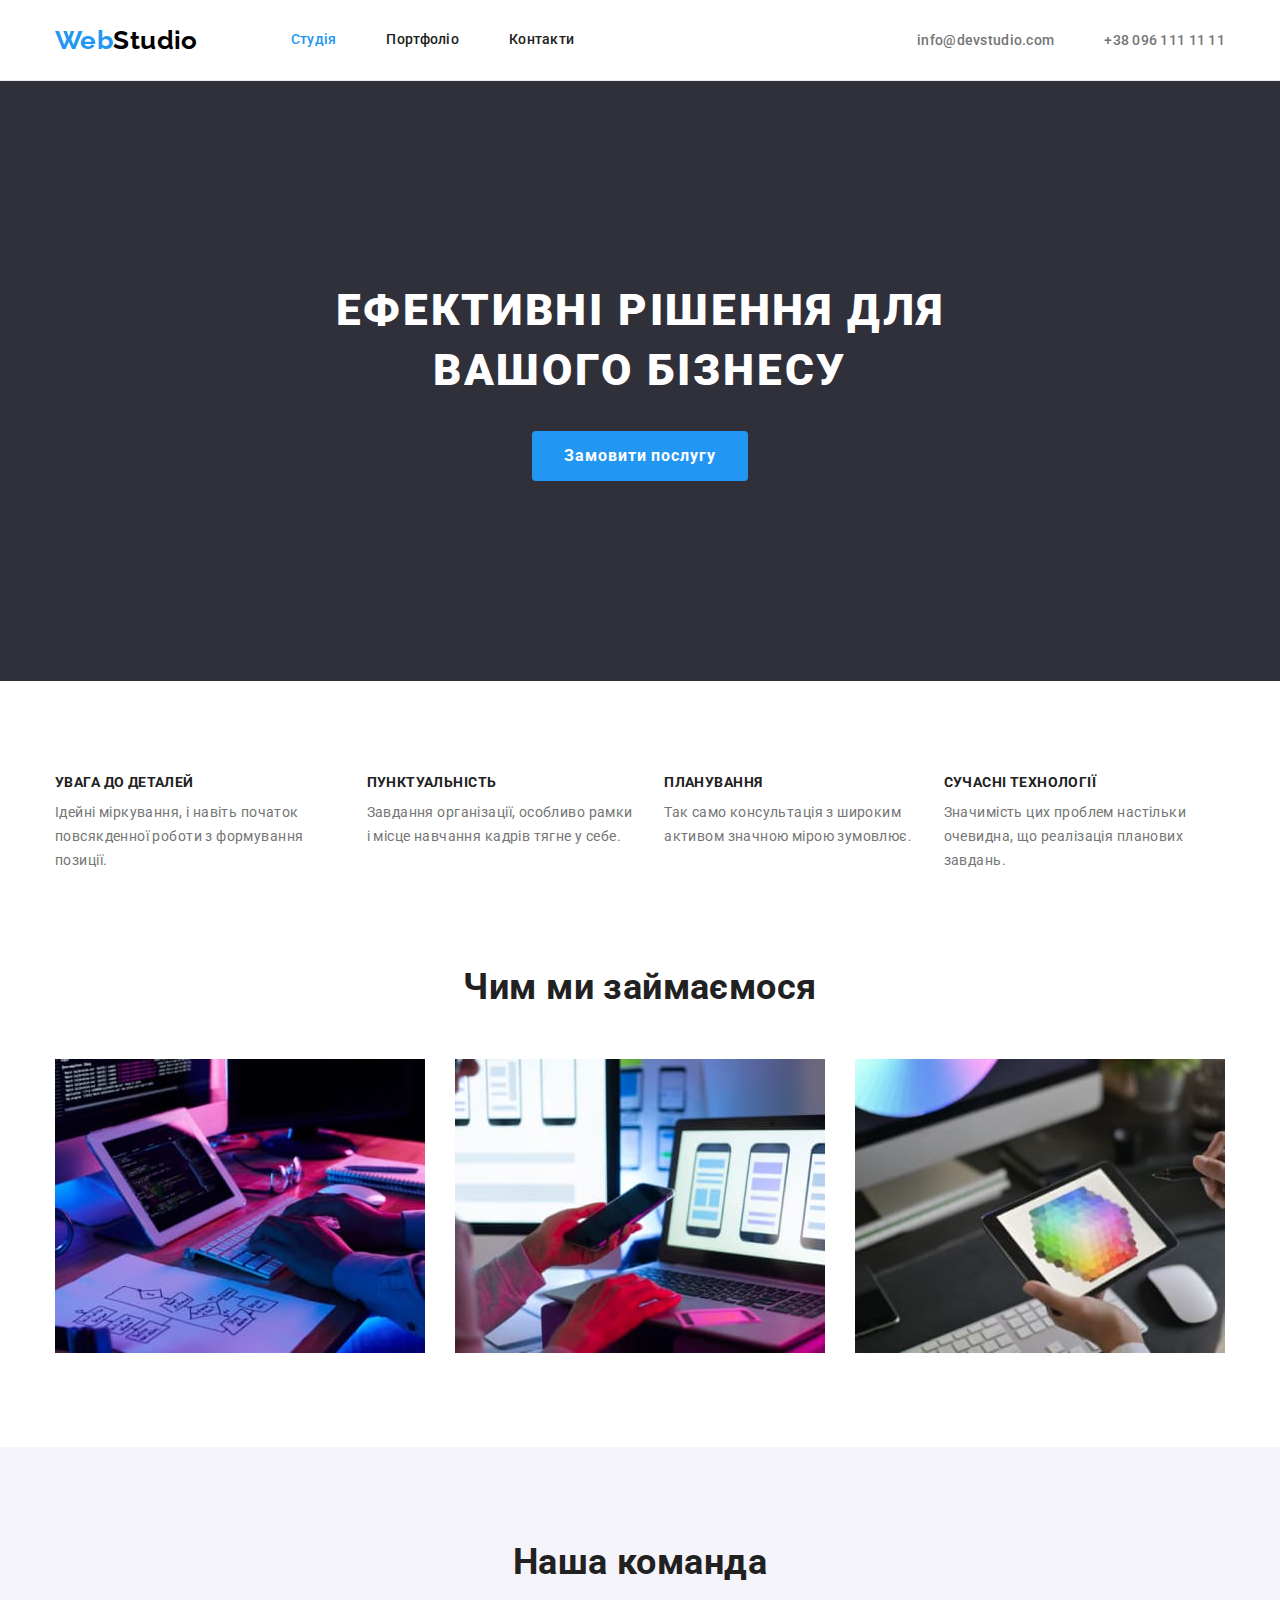
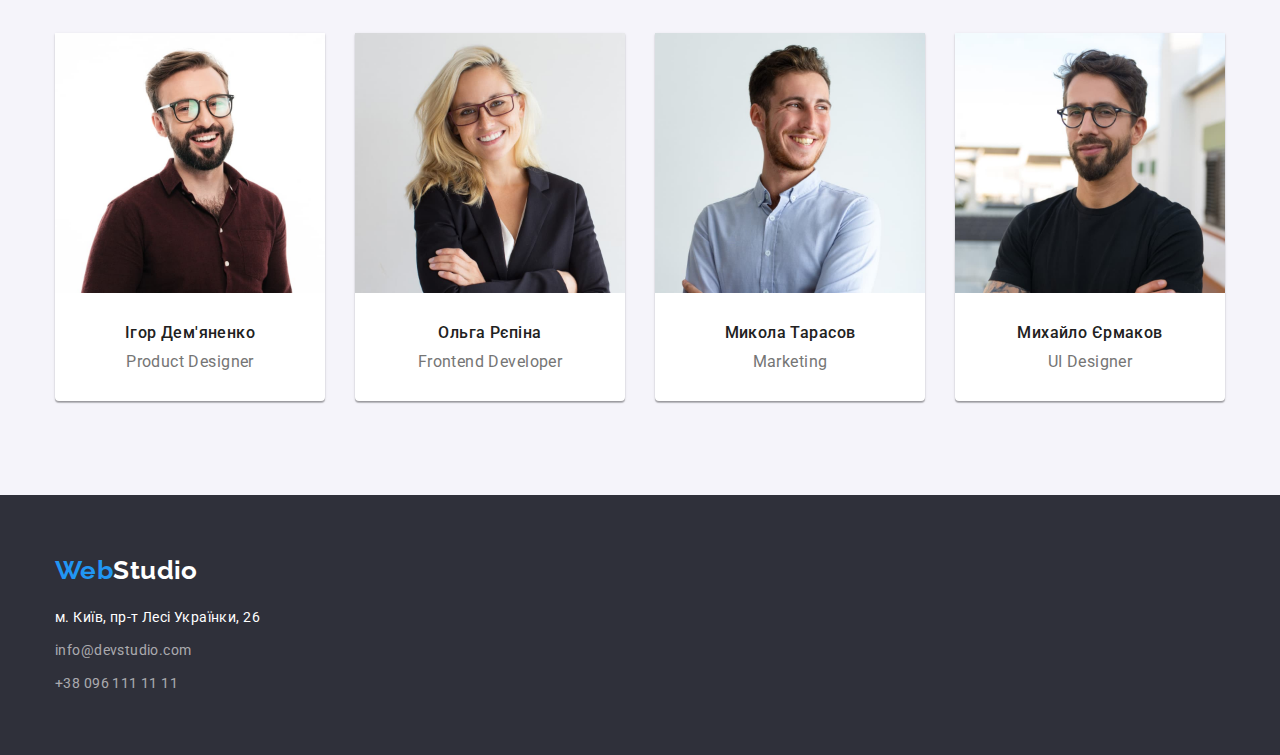
<file: index.html>
<!DOCTYPE html>
<html lang="uk">
	<head>
		<meta charset="UTF-8" />
		<meta http-equiv="X-UA-Compatible" content="IE=edge" />
		<meta name="viewport" content="width=device-width, initial-scale=1.0" />
		<title>WebStudio</title>
		<link
			rel="stylesheet"
			href="https://cdnjs.cloudflare.com/ajax/libs/modern-normalize/1.0.0/modern-normalize.min.css"
		/>
		<link
			href="https://fonts.googleapis.com/css2?family=Raleway:wght@700&family=Roboto:wght@400;500;700;900&display=swap"
			rel="stylesheet"
		/>
		<link rel="stylesheet" href="./css/styles.css" />
	</head>
	<body>
		<!-- ------HEADER ---------->
		<header>
			<div class="container header">
				<nav class="navigation">
					<!-- prettier-ignore -->
					<a href="./index.html" class="logo link" lang="en">
						<span class="logo-accent">Web</span>Studio
					</a>

					<ul class="site-nav list">
						<li class="item">
							<a href="./index.html" class="link current">Студія</a>
						</li>
						<li class="item">
							<a href="./portfolio.html" class="link">Портфоліо</a>
						</li>
						<li class="item">
							<a href="" class="link">Контакти</a>
						</li>
					</ul>
				</nav>
				<ul class="contact-header list">
					<li class="item">
						<a href="mailto:info@devstudio.com" class="link">info@devstudio.com</a>
					</li>
					<li class="item">
						<a href="tel:+380961111111" class="link">+38 096 111 11 11</a>
					</li>
				</ul>
			</div>
		</header>
		<main>
			<!-- ------HERO------ -->
			<section class="hero">
				<div class="container">
					<h1 class="hero-title">Ефективні рішення для вашого бізнесу</h1>
					<button type="button" class="hero-btn">Замовити послугу</button>
				</div>
			</section>
			<!-- -----FEATURE----- -->
			<section class="section feature">
				<div class="container">
					<h2 class="visually-hidden">Особливості студії</h2>
					<ul class="feature-list list">
						<li class="item">
							<h3 class="title">УВАГА ДО ДЕТАЛЕЙ</h3>
							<p class="dscr">Ідейні міркування, і навіть початок повсякденної роботи з формування позиції.</p>
						</li>
						<li class="item">
							<h3 class="title">ПУНКТУАЛЬНІСТЬ</h3>
							<p class="dscr">Завдання організації, особливо рамки і місце навчання кадрів тягне у себе.</p>
						</li>
						<li class="item">
							<h3 class="title">ПЛАНУВАННЯ</h3>
							<p class="dscr">Так само консультація з широким активом значною мірою зумовлює.</p>
						</li>
						<li class="item">
							<h3 class="title">СУЧАСНІ ТЕХНОЛОГІЇ</h3>
							<p class="dscr">Значимість цих проблем настільки очевидна, що реалізація планових завдань.</p>
						</li>
					</ul>
				</div>
			</section>
			<!-- -----OUR WORKS----- -->
			<section class="section works">
				<div class="container">
					<h2 class="section-title">Чим ми займаємося</h2>
					<ul class="list">
						<li class="item">
							<img src="./images/keyboard.jpg" alt="Клавіатура" width="370" />
						</li>
						<li class="item">
							<img src="./images/notebook.jpg" alt="Ноутбук" width="370" />
						</li>
						<li class="item">
							<img src="./images/tablet.jpg" alt="Планшет" width="370" />
						</li>
					</ul>
				</div>
			</section>
			<!-- -----OUR TEAM ------->
			<section class="section team">
				<div class="container">
					<h2 class="section-title">Наша команда</h2>
					<ul class="team-list list">
						<li class="item">
							<img src="./images/demjanenko.jpg" alt="Ігор Дем'яненко" width="270" />
							<div class="team-card">
								<h3 class="title">Ігор Дем'яненко</h3>
								<p class="dscr">Product Designer</p>
							</div>
						</li>
						<li class="item">
							<img src="./images/repina.jpg" alt="Ольга Рєпіна" width="270" />
							<div class="team-card">
								<h3 class="title">Ольга Рєпіна</h3>
								<p class="dscr">Frontend Developer</p>
							</div>
						</li>
						<li class="item">
							<img src="./images/tarasov.jpg" alt="Микола Тарасов" width="270" />
							<div class="team-card">
								<h3 class="title">Микола Тарасов</h3>
								<p class="dscr">Marketing</p>
							</div>
						</li>
						<li class="item">
							<img src="./images/ermakov.jpg" alt="Михайло Єрмаков" width="270" />
							<div class="team-card">
								<h3 class="title">Михайло Єрмаков</h3>
								<p class="dscr">UI Designer</p>
							</div>
						</li>
					</ul>
				</div>
			</section>
		</main>
		<!-- -----FOOTER----- -->
		<footer class="footer">
			<div class="container">
				<!-- prettier-ignore -->
				<a href="./index.html" class="logo link" lang="en">
					<span class="logo-accent">Web</span>Studio
				</a>
				<address>
					<ul class="adress-list list">
						<li class="item">
							<a
								href="https://goo.gl/maps/ogPtwXew7czSib9S9"
								target="_blank"
								rel="noreferrer noopener nofollow"
								class="adress link"
							>
								м. Київ, пр-т Лесі Українки, 26
							</a>
						</li>
						<li class="item">
							<a href="mailto:info@devstudio.com" class="link">info@devstudio.com</a>
						</li>
						<li class="item">
							<a href="tel:+380961111111" class="link">+38 096 111 11 11</a>
						</li>
					</ul>
				</address>
			</div>
		</footer>
	</body>
</html>
</file>
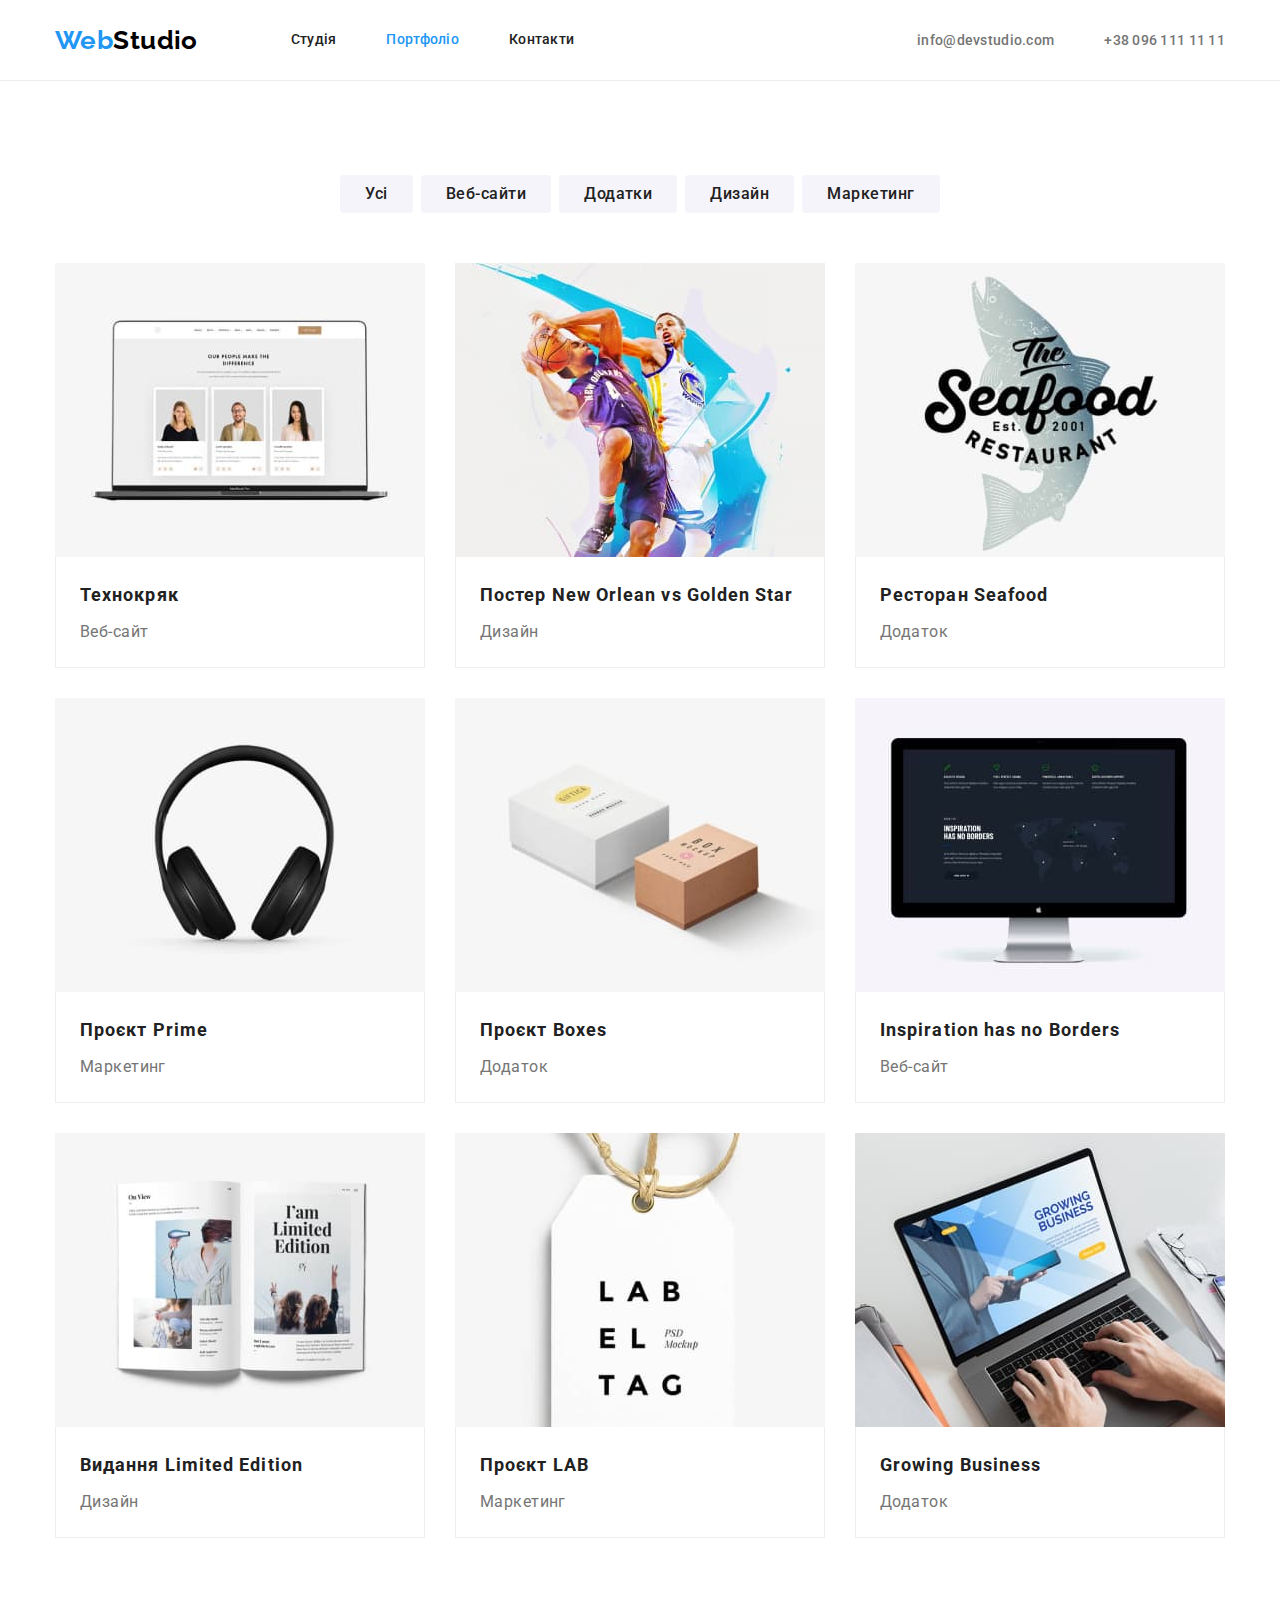
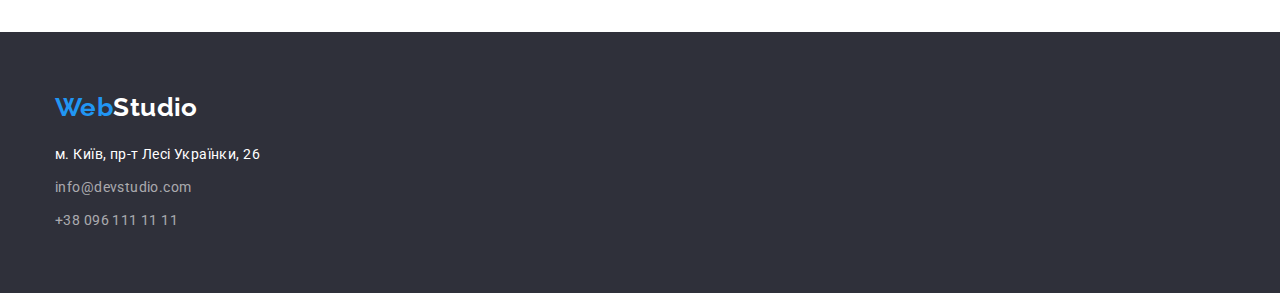
<file: portfolio.html>
<!DOCTYPE html>
<html lang="uk">
	<head>
		<meta charset="UTF-8" />
		<meta http-equiv="X-UA-Compatible" content="IE=edge" />
		<meta name="viewport" content="width=device-width, initial-scale=1.0" />
		<title>Portfolio</title>
		<link
			rel="stylesheet"
			href="https://cdnjs.cloudflare.com/ajax/libs/modern-normalize/1.0.0/modern-normalize.min.css"
		/>
		<link
			href="https://fonts.googleapis.com/css2?family=Raleway:wght@700&family=Roboto:wght@400;500;700;900&display=swap"
			rel="stylesheet"
		/>
		<link rel="stylesheet" href="./css/styles.css" />
	</head>
	<body>
		<!-- ------HEADER ---------->
		<header>
			<div class="container header">
				<nav class="navigation">
					<!-- prettier-ignore -->
					<a href="./index.html" class="logo link" lang="en">
						<span class="logo-accent">Web</span>Studio
					</a>

					<ul class="site-nav list">
						<li class="item">
							<a href="./index.html" class="link">Студія</a>
						</li>
						<li class="item">
							<a href="./portfolio.html" class="link current">Портфоліо</a>
						</li>
						<li class="item">
							<a href="" class="link">Контакти</a>
						</li>
					</ul>
				</nav>
				<ul class="contact-header list">
					<li class="item">
						<a href="mailto:info@devstudio.com" class="link">info@devstudio.com</a>
					</li>
					<li class="item">
						<a href="tel:+380961111111" class="link">+38 096 111 11 11</a>
					</li>
				</ul>
			</div>
		</header>
		<main>
			<section class="section portfolio">
				<div class="container">
					<h1 class="visually-hidden">Галерея проектів</h1>
					<!-- -----FILTER----- -->
					<ul class="list filter">
						<li class="item"><button type="button" class="filter-btn">Усі</button></li>
						<li class="item"><button type="button" class="filter-btn">Веб-сайти</button></li>
						<li class="item"><button type="button" class="filter-btn">Додатки</button></li>
						<li class="item"><button type="button" class="filter-btn">Дизайн</button></li>
						<li class="item"><button type="button" class="filter-btn">Маркетинг</button></li>
					</ul>
					<!-- -----PORTFOLIO LIST----- -->
					<ul class="portfolio-list list">
						<li class="item">
							<a href="" class="link">
								<div class="portfolio-img">
									<img src="./images/tehno.jpg" alt="Технокряк веб-сайт" width="370" />
								</div>
								<div class="portfolio-content">
									<h2 class="title">Технокряк</h2>
									<p class="dscr">Веб-сайт</p>
								</div>
							</a>
						</li>
						<li class="item">
							<a href="" class="link">
								<div class="portfolio-img">
									<img src="./images/poster.jpg" alt="Постер Нью Орлеан дизайн" width="370" />
								</div>
								<div class="portfolio-content">
									<h2 class="title">Постер New Orlean vs Golden Star</h2>
									<p class="dscr">Дизайн</p>
								</div>
							</a>
						</li>
						<li class="item">
							<a href="" class="link">
								<div class="portfolio-img">
									<img src="./images/seafood.jpg" alt="Ресторан Сіфуд" width="370" />
								</div>
								<div class="portfolio-content">
									<h2 class="title">Ресторан Seafood</h2>
									<p class="dscr">Додаток</p>
								</div>
							</a>
						</li>
						<li class="item">
							<a href="" class="link">
								<div class="portfolio-img">
									<img src="./images/prime.jpg" alt="Прайм маркетинг" width="370" />
								</div>
								<div class="portfolio-content">
									<h2 class="title">Проєкт Prime</h2>
									<p class="dscr">Маркетинг</p>
								</div>
							</a>
						</li>
						<li class="item">
							<a href="" class="link">
								<div class="portfolio-img">
									<img src="./images/boxes.jpg" alt="Додаток боксес" width="370" />
								</div>
								<div class="portfolio-content">
									<h2 class="title">Проєкт Boxes</h2>
									<p class="dscr">Додаток</p>
								</div>
							</a>
						</li>
						<li class="item">
							<a href="" class="link">
								<div class="portfolio-img">
									<img src="./images/inspiration.jpg" alt="Натхнення вебсайт" width="370" />
								</div>
								<div class="portfolio-content">
									<h2 class="title">Inspiration has no Borders</h2>
									<p class="dscr">Веб-сайт</p>
								</div>
							</a>
						</li>
						<li class="item">
							<a href="" class="link">
								<div class="portfolio-img">
									<img src="./images/limited.jpg" alt="Обмежене видання дизайн" width="370" />
								</div>
								<div class="portfolio-content">
									<h2 class="title">Видання Limited Edition</h2>
									<p class="dscr">Дизайн</p>
								</div>
							</a>
						</li>
						<li class="item">
							<a href="" class="link">
								<div class="portfolio-img">
									<img src="./images/lab.jpg" alt="Проєкт ЛАБ маркетинг" width="370" />
								</div>
								<div class="portfolio-content">
									<h2 class="title">Проєкт LAB</h2>
									<p class="dscr">Маркетинг</p>
								</div>
							</a>
						</li>
						<li class="item">
							<a href="" class="link">
								<div class="portfolio-img">
									<img src="./images/growing.jpg" alt="Рост бізнеса додаток" width="370" />
								</div>
								<div class="portfolio-content">
									<h2 class="title">Growing Business</h2>
									<p class="dscr">Додаток</p>
								</div>
							</a>
						</li>
					</ul>
				</div>
			</section>
		</main>
		<!-- -----FOOTER----- -->
		<footer class="footer">
			<div class="container">
				<!-- prettier-ignore -->
				<a href="./index.html" class="logo link" lang="en">
					<span class="logo-accent">Web</span>Studio
				</a>
				<address>
					<ul class="adress-list list">
						<li class="item">
							<a
								href="https://goo.gl/maps/ogPtwXew7czSib9S9"
								target="_blank"
								rel="noreferrer noopener nofollow"
								class="adress link"
							>
								м. Київ, пр-т Лесі Українки, 26
							</a>
						</li>
						<li class="item">
							<a href="mailto:info@devstudio.com" class="link">info@devstudio.com</a>
						</li>
						<li class="item">
							<a href="tel:+380961111111" class="link">+38 096 111 11 11</a>
						</li>
					</ul>
				</address>
			</div>
		</footer>
	</body>
</html>
</file>
<file: css/styles.css>
:root {
	--title-text-color: #212121; /*цвет заголовков h2 h3*/
	--text-color: #757575; /*цвет  текста*/
	--accent-color: #2196f3; /*цвет акцент*/
	--logo-color-text: #000000; /*цвет лого*/
	--secondary-color: #f5f4fa; /*вторичнй фон цвет секций*/
	--brand-color: #2f303a; /*выделяющийся фон сайта*/
	--main-color: #ffffff; /*основной фон, текст на контрасте*/
	--button-active: #188ce8; /*цвет фокусированной кнопки*/
	--footer-text-color: rgba(255, 255, 255, 0.6); /*доп цвет текста в футере*/
	--line-color: #ececec; /* цвет линии */
	--border-color: #eeeeee; /*цвет рамки*/
}

body {
	font-family: Roboto, sans-serif;
	font-size: 14px;
	letter-spacing: 0.03em;
	color: var(--text-color);
	background-color: var(--main-color);
}

h2,
h3,
h4,
ul,
p {
	margin: 0px;
	padding: 0px;
}
img {
	display: block;
	max-width: 100%;
	height: auto; /*правка*/
}
header {
	border-bottom: 1px solid var(--line-color);
}
button {
	display: block;
	cursor: pointer;
	border: none;
	border-radius: 4px;
}
.container {
	width: 1200px;
	padding: 0 15px;
	margin: 0 auto;
}
.section {
	padding-top: 94px;
	padding-bottom: 94px;
}
.link {
	text-decoration: none;
}
.list {
	list-style: none;
	padding-left: 0;
	padding-right: 0;
}

/* логотип  */
.logo.link {
	font-family: "Raleway", sans-serif;
	font-weight: 700;
	font-size: 26px;
	line-height: 1.19;
	color: var(--logo-color-text);
}
.logo-accent {
	color: var(--accent-color);
}
/* HEADER */
/*навигация*/

.site-nav .link {
	display: block;
	padding-top: 32px;
	padding-bottom: 32px;

	font-weight: 500;
	line-height: 1.14;
	letter-spacing: 0.02em;
	color: var(--title-text-color);
}
.site-nav {
	display: flex;
	margin-left: 93px;
}

.site-nav .item + .item {
	margin-left: 50px;
}
.navigation {
	display: flex;
	align-items: center;
}
/*контакты шапка*/
.contact-header .link {
	font-weight: 500;
	line-height: 1.14;
	letter-spacing: 0.02em;
	color: var(--text-color);
}
.contact-header {
	display: flex;
	margin-left: auto;
}
.contact-header .item + .item {
	margin-left: 50px;
}
.header {
	display: flex;
	align-items: center;
}

/*секция герой*/
.hero {
	background-color: var(--brand-color);
	text-align: center;
	padding: 200px 0;
}
.hero-title {
	margin-top: 0px;
	margin-bottom: 30px;
	margin-left: auto;
	margin-right: auto;
	width: 696px;
	font-weight: 900;
	font-size: 44px;
	line-height: 1.36;
	letter-spacing: 0.06em;
	color: var(--main-color);
	text-transform: uppercase;
}
.hero-btn {
	margin: auto;
	padding: 10px 32px;
	min-width: 216px;
	font-family: "Roboto", sans-serif;
	font-weight: 700;
	font-size: 16px;
	line-height: 1.88;
	letter-spacing: 0.06em;
	color: var(--main-color);
	align-items: center;
	text-align: center;
	background-color: var(--accent-color);
}
.hero-btn:hover,
.hero-btn:focus {
	background-color: var(--button-active);
}

/*секции*/
/* Особенности студии */
.visually-hidden {
	/*скрываем заголовок - почему так*/
	position: absolute;
	width: 1px;
	height: 1px;
	margin: -1px;
	border: 0;
	padding: 0;
	white-space: nowrap;
	clip-path: inset(100%);
	clip: rect(0 0 0 0);
	overflow: hidden;
}

.feature-list {
	display: flex;
}
.feature-list .item + .item {
	margin-left: 30px;
}
.feature-list .item {
	flex-basis: calc((100%-30px * 3) / 4);
}
.feature-list .title {
	margin-bottom: 10px;
	font-size: 14px;
	line-height: 1.14;
	color: var(--title-text-color);
	text-transform: uppercase;
}
.feature-list .dscr {
	line-height: 1.71;
}

/* Чем занимаемся */
.section-title {
	margin-bottom: 50px;
	margin-top: 0px;
	font-size: 36px;
	line-height: 1.17;
	color: var(--title-text-color);
	text-align: center;
}
.works {
	padding-top: 0px;
}

.works .list {
	display: flex;
	justify-content: space-between;
}
.works .list .item:not(:first-child) {
	margin-left: 30px;
}

/*реализация с равномерні м размещением:
.works .list {
	display: flex;
	justify-content: space-between;
}*/
/*реализация с отрицаетльными маржинами:
.works .list {
	display: flex;
	margin-left: -30px;
}
.works .list > .item {
	margin-left: 30px;}
/*  
/* наша команда */
.section.team {
	background-color: var(--secondary-color);
}
.team-list {
	display: flex;
	gap: 30px;
}
.team-list .item {
	background-color: var(--main-color);
	box-shadow: 0px 1px 3px rgba(0, 0, 0, 0.12), 0px 1px 1px rgba(0, 0, 0, 0.14), 0px 2px 1px rgba(0, 0, 0, 0.2);
	border-radius: 0px 0px 4px 4px;
}
/* .team-list .item:not(:first-child) {
	margin-left: 30px;
} */
.team-list .title {
	margin-bottom: 10px;
	font-weight: 500;
	font-size: 16px;
	line-height: 1.19;
	color: var(--title-text-color);
	text-align: center;
}

.team-list .dscr {
	font-size: 16px;
	line-height: 1.19;
	text-align: center;
}
.team-card {
	padding: 30px 0;
}
/*футер*/
.footer {
	padding-top: 60px;
	padding-bottom: 60px;
	background-color: var(--brand-color);
}

.adress-list .item + .item {
	margin-top: 9px;
}
.adress-list {
	font-style: normal;
	line-height: 1.71;
}
.adress-list .link {
	color: var(--footer-text-color);
}
.adress.link {
	color: var(--main-color);
}
.footer .logo {
	display: inline-block;
	margin-bottom: 20px;
	color: var(--main-color);
}

/*фокус наведение*/
.adress-list .link:hover,
.adress-list .link:focus,
.adress:hover,
.adress:focus,
.logo.link:hover,
.logo.link:focus,
.site-nav .link:hover,
.site-nav .link:focus,
.contact-header .link:hover,
.contact-header .link:focus,
.site-nav .link.current {
	color: var(--accent-color);
}

/*портфолио*/
/*фильтр*/
.filter {
	display: flex;
	justify-content: center;
	margin-bottom: 50px;
}
.filter .item + .item {
	margin-left: 8px;
}
.filter-btn {
	padding: 6px 22px;

	font-family: "Roboto", sans-serif;
	font-weight: 500;
	font-size: 16px;
	letter-spacing: 0.03em;
	line-height: 1.62;
	color: var(--title-text-color);
	text-align: center;
	background-color: var(--secondary-color);
	border: none;
	border-radius: 4px;
	cursor: pointer;
}
.filter-btn:first-child {
	padding-left: 25px;
	padding-right: 25px;
}
.filter-btn:hover,
.filter-btn:focus {
	color: var(--main-color);
	background-color: var(--accent-color);
}
/*PORTFOLIO LIST*/
/*отступ реализован с помощью отрицаетльного маржина*/
.portfolio-list {
	display: flex;
	flex-wrap: wrap;
	margin-top: -30px;
	margin-left: -30px;
}

.portfolio-list .item {
	margin-top: 30px;
	margin-left: 30px;
	width: 370px;
}

.portfolio-list .title {
	font-size: 18px;
	line-height: 2;
	letter-spacing: 0.06em;
	color: var(--title-text-color);
}
.portfolio-list .dscr {
	margin-top: 4px;
	font-size: 16px;
	line-height: 1.88;
	color: var(--text-color);
}
.portfolio-content {
	padding: 20px 24px;
	border-bottom: 1px solid var(--border-color);
	border-left: 1px solid var(--border-color);
	border-right: 1px solid var(--border-color);
}
</file>
